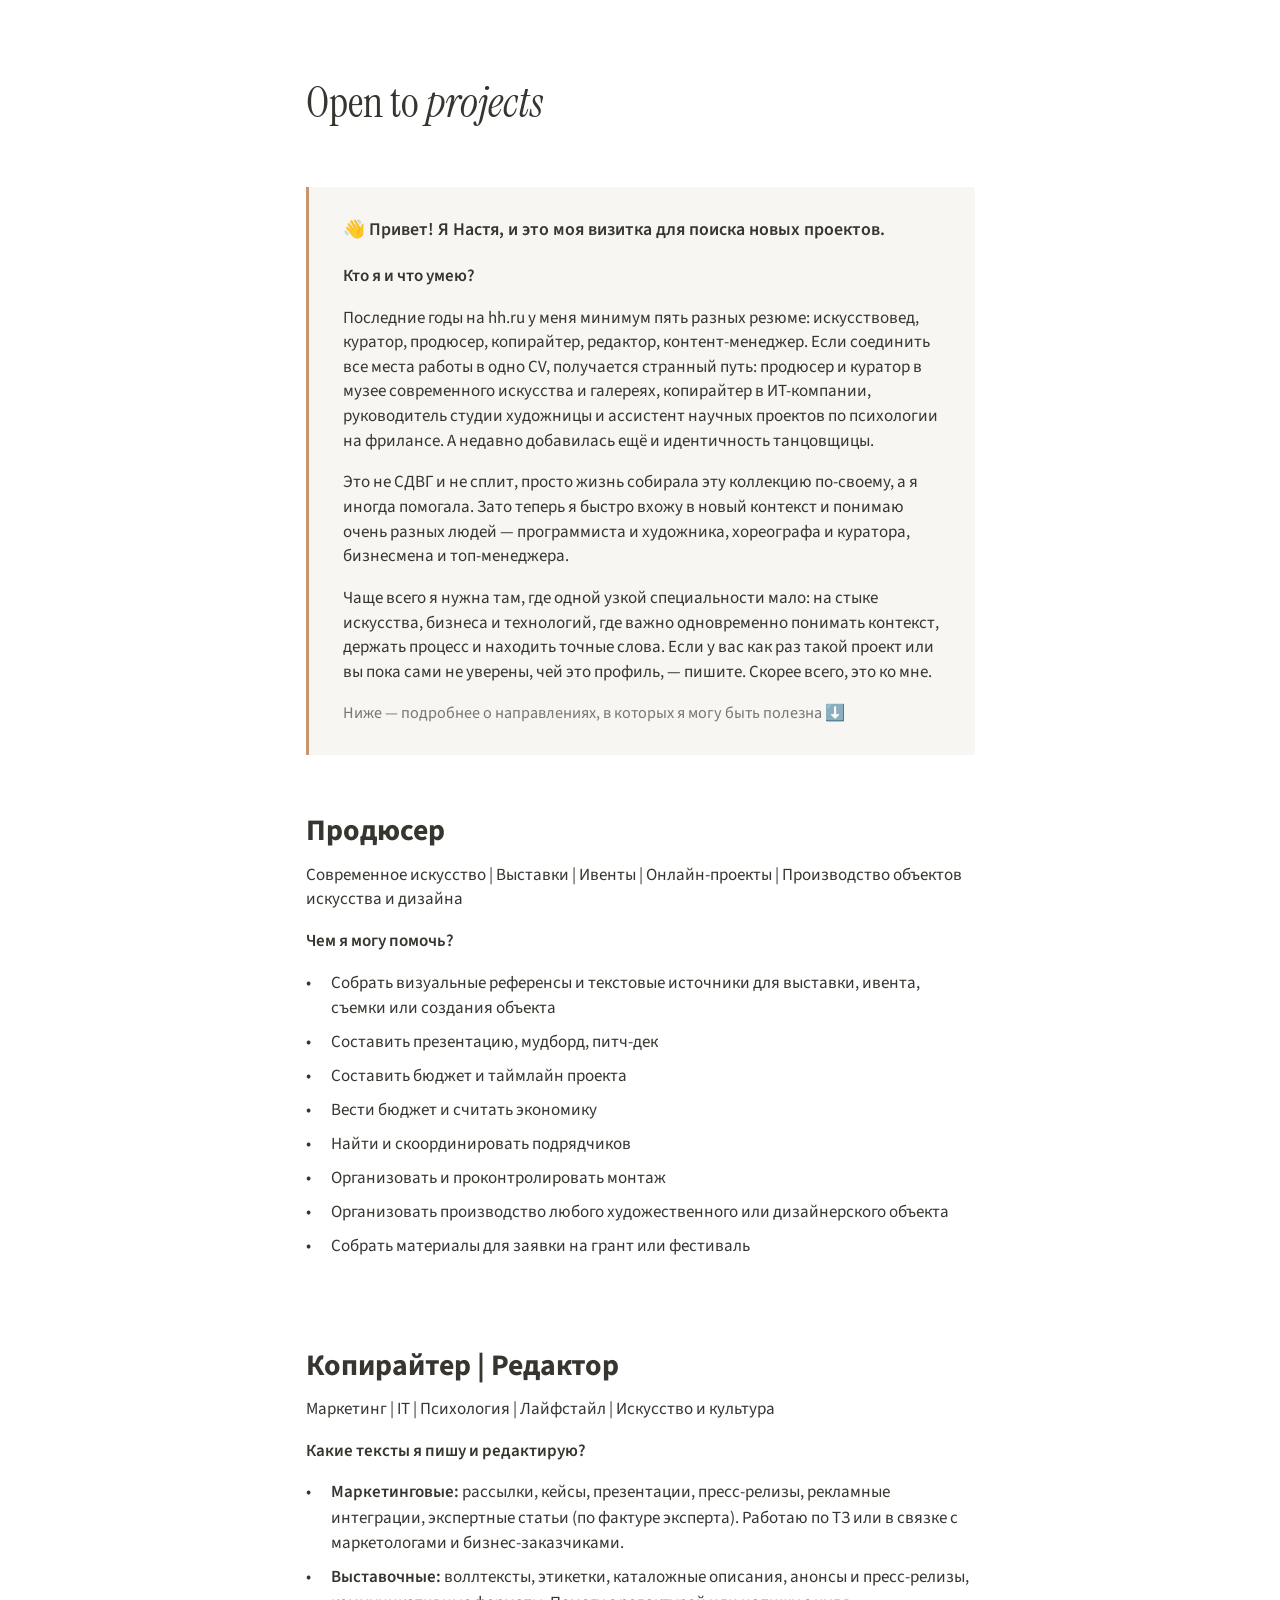
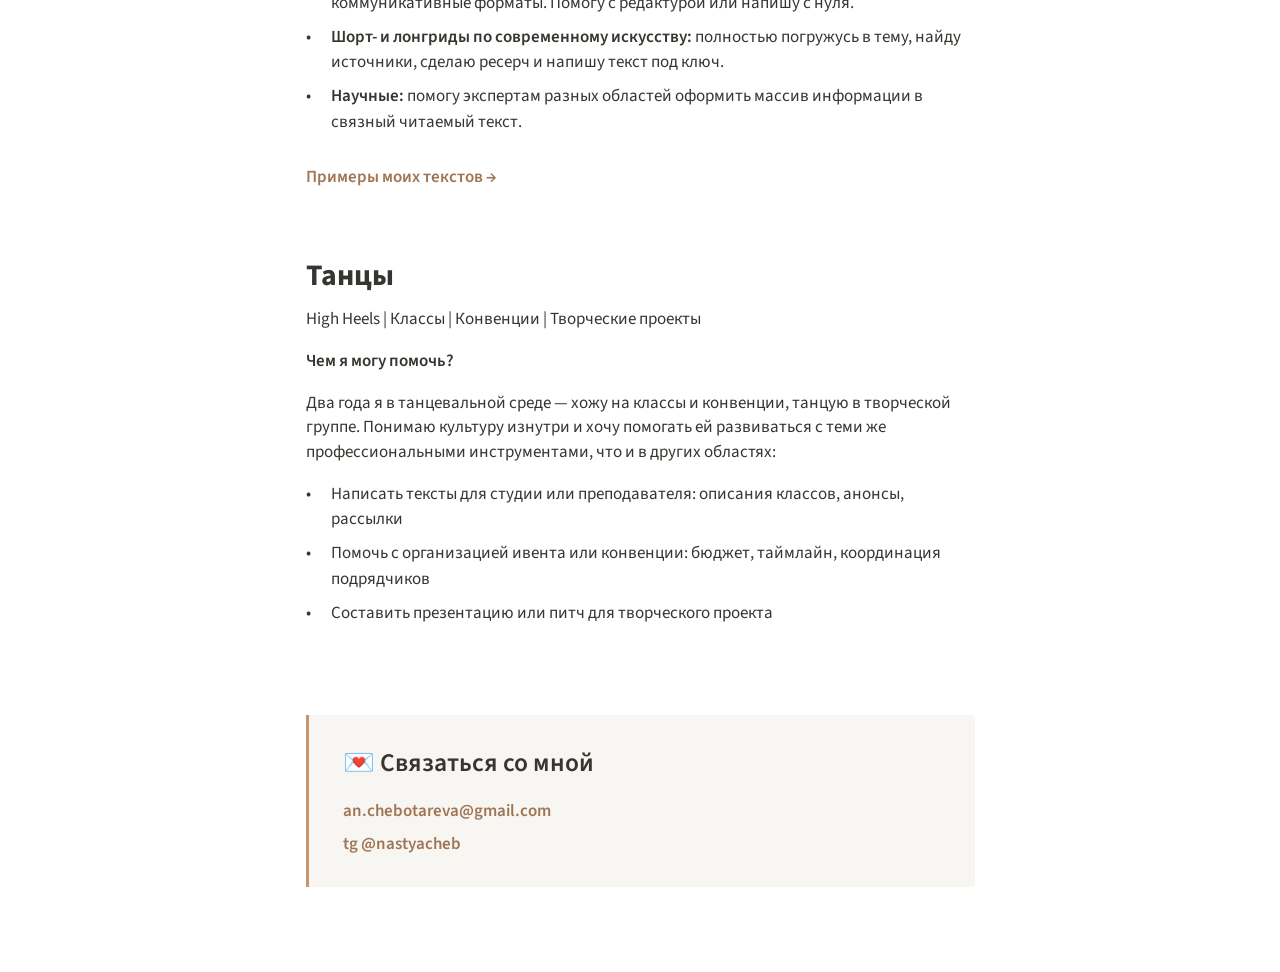
<file: index.html>
<!DOCTYPE html>
<html lang="ru">
<head>
  <meta charset="UTF-8">
  <meta name="viewport" content="width=device-width, initial-scale=1.0">
  <meta name="theme-color" content="#191919" media="(prefers-color-scheme: dark)">
  <meta name="theme-color" content="#ffffff" media="(prefers-color-scheme: light)">
  <title>Настя Чеботарёва — Open to projects</title>
  <link rel="preconnect" href="https://fonts.googleapis.com">
  <link rel="preconnect" href="https://fonts.gstatic.com" crossorigin>
  <link href="https://fonts.googleapis.com/css2?family=Instrument+Serif:ital@0;1&family=Source+Sans+3:ital,wght@0,300;0,400;0,600;0,700;1,400&display=swap" rel="stylesheet">
  <link rel="icon" type="image/png" href="favicon.png">
  <link rel="stylesheet" href="styles.css">
  <style>
    .container {
      padding: 3rem 1.5rem 4rem;
    }

    /* Hero */
    .hero {
      padding: 1.5rem 0 2rem;
    }

    .hero h1 {
      font-family: 'Instrument Serif', serif;
      font-size: 2.5rem;
      font-weight: 400;
      line-height: 1.2;
      color: var(--text);
    }

    .hero h1 em {
      font-style: italic;
    }

    /* Aside cards with left border */
    .aside-card {
      border-left: 3px solid var(--border-accent);
      background: var(--surface);
      padding: 1.75rem 2rem;
      border-radius: 0 4px 4px 0;
      margin: 1.5rem 0;
      transition: background-color 0.3s ease;
    }

    .aside-card p {
      margin-bottom: 1rem;
      color: var(--text);
    }

    .aside-card p:last-child {
      margin-bottom: 0;
    }

    .aside-card .greeting {
      font-weight: 600;
      font-size: 1.05rem;
    }

    .aside-card .question {
      font-weight: 600;
      margin: 1.25rem 0 1rem;
    }

    .aside-card .note {
      color: var(--muted);
      font-size: 0.95rem;
    }

    /* Sections */
    .section {
      padding: 2rem 0;
      transform: translateY(16px);
      transition: opacity 0.6s ease, transform 0.6s ease;
    }

    .section-heading {
      font-size: 1.75rem;
      font-weight: 700;
      line-height: 1.2;
      margin-bottom: 0.75rem;
      color: var(--text);
    }

    .tags-line {
      color: var(--muted);
      margin-bottom: 1.5rem;
    }

    .section-subtitle {
      font-weight: 600;
      margin-bottom: 1rem;
    }

    .section p {
      margin-bottom: 1rem;
      color: var(--text);
    }

    .section ul {
      margin-bottom: 1.25rem;
    }

    .section ul li {
      padding-left: 1.5rem;
      margin-bottom: 0.5rem;
      line-height: 1.5;
    }

    .portfolio-link {
      display: inline-block;
      margin-top: 0.5rem;
      font-weight: 600;
      color: var(--link);
      text-decoration: none;
      border-bottom: 1px solid transparent;
      transition: border-color 0.2s ease;
    }

    .portfolio-link:hover {
      border-bottom-color: var(--link);
    }

    /* Contact footer */
    .contact-card {
      border-left: 3px solid var(--border-accent);
      background: var(--surface);
      padding: 1.75rem 2rem;
      border-radius: 0 4px 4px 0;
      margin: 2rem 0 1rem;
      transition: background-color 0.3s ease;
    }

    .contact-card h2 {
      font-weight: 600;
      margin-bottom: 1rem;
      color: var(--text);
    }

    .contact-card a {
      color: var(--link);
      text-decoration: none;
      font-weight: 600;
      border-bottom: 1px solid transparent;
      transition: border-color 0.2s ease;
    }

    .contact-card a:hover {
      border-bottom-color: var(--link);
    }

    .contact-card .contact-list {
      display: flex;
      flex-direction: column;
      gap: 0.5rem;
    }

    /* Initial load animation */
    .hero,
    .intro-card {
      opacity: 0;
      transform: translateY(16px);
      animation: fadeInUp 0.7s ease forwards;
    }

    .intro-card {
      animation-delay: 0.15s;
    }

    /* Responsive */
    @media (max-width: 600px) {
      .container {
        padding: 1.5rem 1.25rem 2.5rem;
      }

      .hero h1 {
        font-size: 2rem;
      }

      .aside-card,
      .contact-card {
        padding: 1.25rem 1.5rem;
      }

      .section-heading {
        font-size: 1.5rem;
      }
    }

    @media (max-width: 380px) {
      .hero h1 {
        font-size: 1.75rem;
      }

      .section-heading {
        font-size: 1.35rem;
      }
    }
  </style>
</head>
<body>
  <div class="container">

    <header class="hero">
      <h1>Open to <em>projects</em></h1>
    </header>

    <aside class="aside-card intro-card">
      <p class="greeting">👋 Привет! Я Настя, и это моя визитка для поиска новых проектов.</p>
      <p class="question">Кто я и что умею?</p>
      <p>Последние годы на hh.ru у меня минимум пять разных резюме: искусствовед, куратор, продюсер, копирайтер, редактор, контент-менеджер. Если соединить все места работы в одно CV, получается странный путь: продюсер и куратор в музее современного искусства и галереях, копирайтер в ИТ-компании, руководитель студии художницы и ассистент научных проектов по психологии на фрилансе. А недавно добавилась ещё и идентичность танцовщицы.</p>
      <p>Это не СДВГ и не сплит, просто жизнь собирала эту коллекцию по-своему, а я иногда помогала. Зато теперь я быстро вхожу в новый контекст и понимаю очень разных людей — программиста и художника, хореографа и куратора, бизнесмена и топ-менеджера.</p>
      <p>Чаще всего я нужна там, где одной узкой специальности мало: на стыке искусства, бизнеса и технологий, где важно одновременно понимать контекст, держать процесс и находить точные слова. Если у вас как раз такой проект или вы пока сами не уверены, чей это профиль, — пишите. Скорее всего, это ко мне.</p>
      <p class="note">Ниже — подробнее о направлениях, в которых я могу быть полезна ⬇️</p>
    </aside>

    <main>

      <section class="section">
        <h2 class="section-heading">Продюсер</h2>
        <p class="tags-line">Современное искусство | Выставки | Ивенты | Онлайн-проекты | Производство объектов искусства и дизайна</p>
        <p class="section-subtitle">Чем я могу помочь?</p>
        <ul>
          <li>Собрать визуальные референсы и текстовые источники для выставки, ивента, съемки или создания объекта</li>
          <li>Составить презентацию, мудборд, питч-дек</li>
          <li>Составить бюджет и таймлайн проекта</li>
          <li>Вести бюджет и считать экономику</li>
          <li>Найти и скоординировать подрядчиков</li>
          <li>Организовать и проконтролировать монтаж</li>
          <li>Организовать производство любого художественного или дизайнерского объекта</li>
          <li>Собрать материалы для заявки на грант или фестиваль</li>
        </ul>
      </section>

      <section class="section">
        <h2 class="section-heading">Копирайтер | Редактор</h2>
        <p class="tags-line">Маркетинг | IT | Психология | Лайфстайл | Искусство и культура</p>
        <p class="section-subtitle">Какие тексты я пишу и редактирую?</p>
        <ul>
          <li><strong>Маркетинговые:</strong> рассылки, кейсы, презентации, пресс-релизы, рекламные интеграции, экспертные статьи (по фактуре эксперта). Работаю по ТЗ или в связке с маркетологами и бизнес-заказчиками.</li>
          <li><strong>Выставочные:</strong> воллтексты, этикетки, каталожные описания, анонсы и пресс-релизы, коммуникативные форматы. Помогу с редактурой или напишу с нуля.</li>
          <li><strong>Шорт- и лонгриды по современному искусству:</strong> полностью погружусь в тему, найду источники, сделаю ресерч и напишу текст под ключ.</li>
          <li><strong>Научные:</strong> помогу экспертам разных областей оформить массив информации в связный читаемый текст.</li>
        </ul>
        <a class="portfolio-link" href="./portfolio/">Примеры моих текстов →</a>
      </section>

      <section class="section">
        <h2 class="section-heading">Танцы</h2>
        <p class="tags-line">High Heels | Классы | Конвенции | Творческие проекты</p>
        <p class="section-subtitle">Чем я могу помочь?</p>
        <p>Два года я в танцевальной среде — хожу на классы и конвенции, танцую в творческой группе. Понимаю культуру изнутри и хочу помогать ей развиваться с теми же профессиональными инструментами, что и в других областях:</p>
        <ul>
          <li>Написать тексты для студии или преподавателя: описания классов, анонсы, рассылки</li>
          <li>Помочь с организацией ивента или конвенции: бюджет, таймлайн, координация подрядчиков</li>
          <li>Составить презентацию или питч для творческого проекта</li>
        </ul>
      </section>

    </main>

    <footer>
      <div class="contact-card section">
        <h2>💌 Связаться со мной</h2>
        <div class="contact-list">
          <span><a href="mailto:an.chebotareva@gmail.com">an.chebotareva@gmail.com</a></span>
          <span><a href="https://t.me/nastyacheb" target="_blank" rel="noopener">tg @nastyacheb</a></span>
        </div>
      </div>
    </footer>

  </div>

  <script>
    const sections = document.querySelectorAll('.section');
    const observer = new IntersectionObserver((entries) => {
      entries.forEach(entry => {
        if (entry.isIntersecting) {
          entry.target.classList.add('visible');
          observer.unobserve(entry.target);
        }
      });
    }, { threshold: 0.15 });
    sections.forEach(s => observer.observe(s));
  </script>
</body>
</html>
</file>
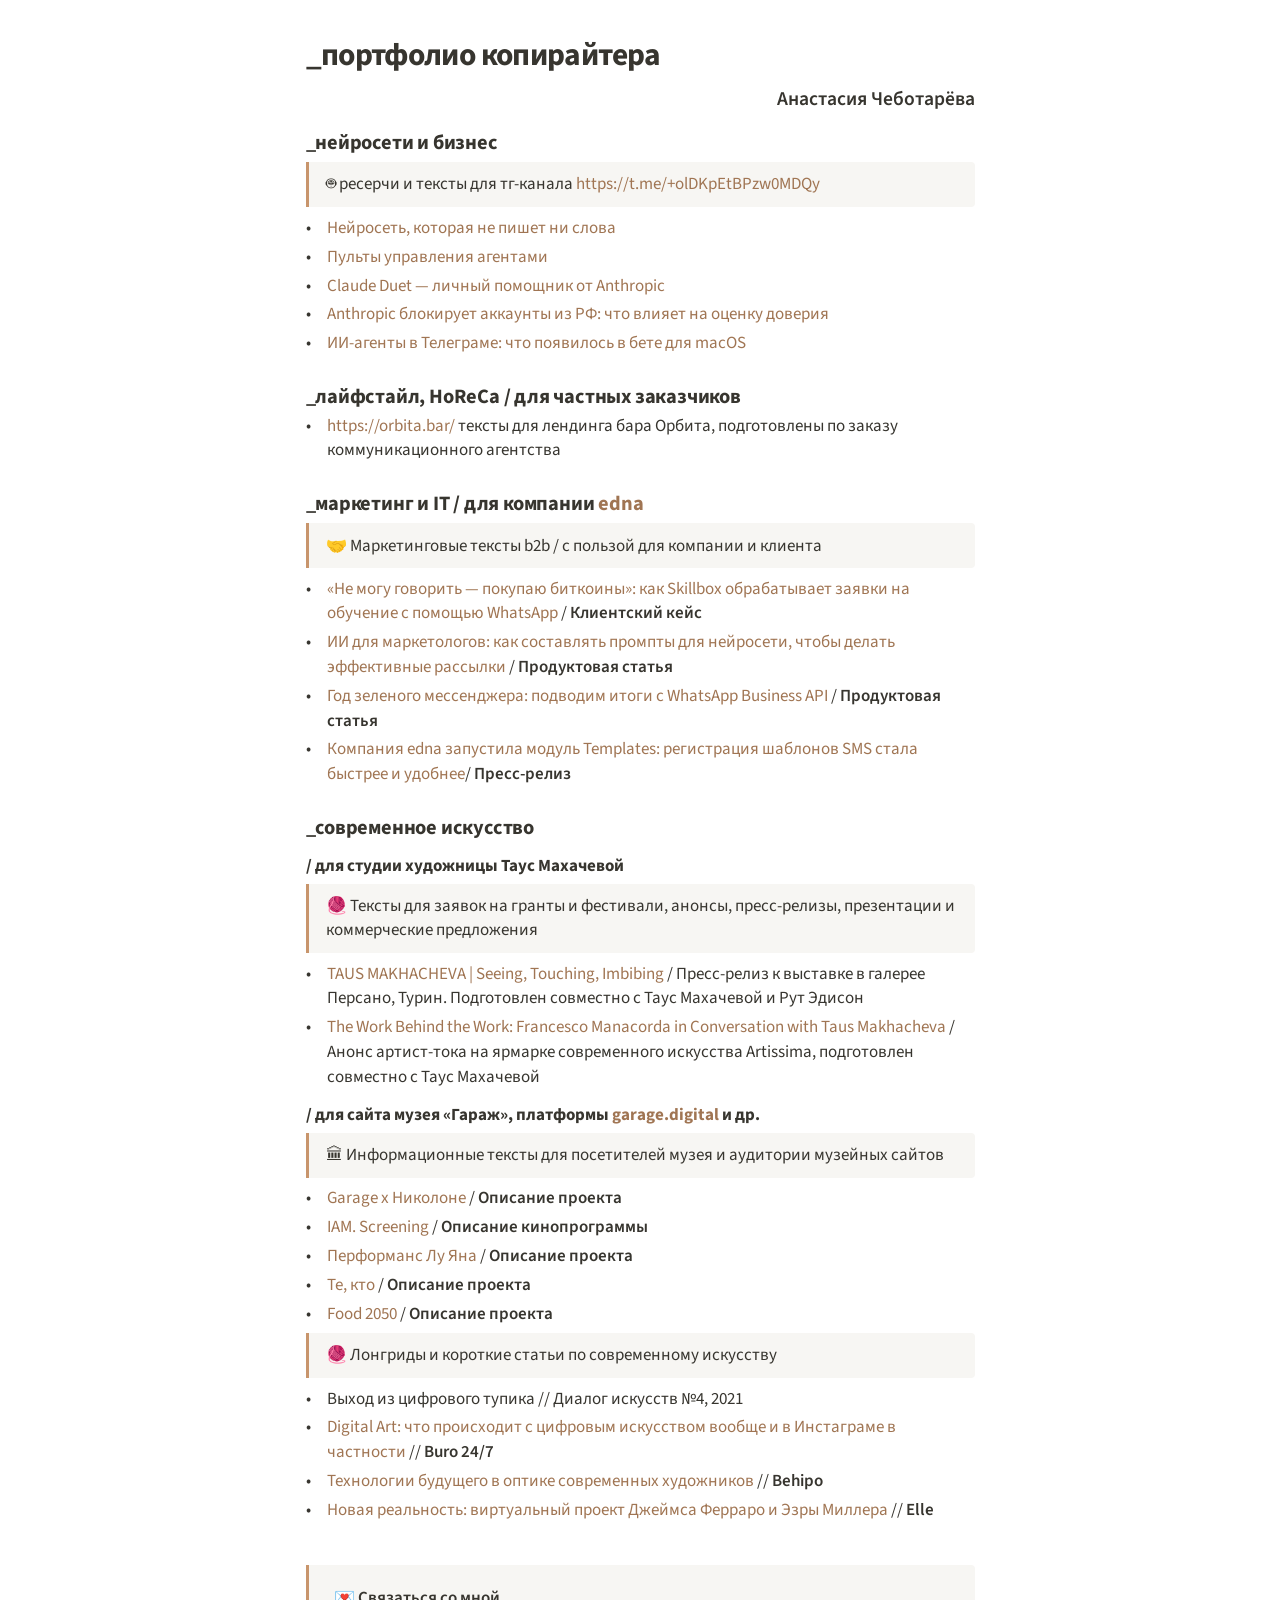
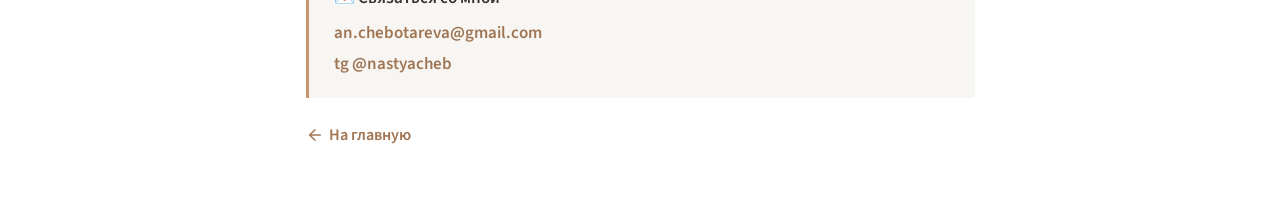
<file: portfolio/index.html>
<!DOCTYPE html>
<html lang="ru">
<head>
  <meta charset="UTF-8">
  <meta name="viewport" content="width=device-width, initial-scale=1.0">
  <meta name="theme-color" content="#191919" media="(prefers-color-scheme: dark)">
  <meta name="theme-color" content="#ffffff" media="(prefers-color-scheme: light)">
  <title>Портфолио копирайтера — Анастасия Чеботарёва</title>
  <link rel="preconnect" href="https://fonts.googleapis.com">
  <link rel="preconnect" href="https://fonts.gstatic.com" crossorigin>
  <link href="https://fonts.googleapis.com/css2?family=Instrument+Serif:ital@0;1&family=Source+Sans+3:ital,wght@0,300;0,400;0,600;0,700;1,400&display=swap" rel="stylesheet">
  <link rel="icon" type="image/png" href="../favicon.png">
  <link rel="stylesheet" href="../styles.css">
  <style>
    a {
      text-decoration: none;
    }

    a:hover {
      text-decoration: underline;
    }

    /* Hero */
    .hero {
      padding: 0.75rem 0 0;
      opacity: 0;
      transform: translateY(12px);
      animation: fadeInUp 0.6s cubic-bezier(0.25, 0.1, 0.25, 1) forwards;
    }

    .hero h1 {
      font-family: 'Source Sans 3', sans-serif;
      font-size: 1.85rem;
      font-weight: 700;
      line-height: 1.15;
      letter-spacing: -0.02em;
      color: var(--text);
    }

    .hero .author {
      text-align: right;
      font-weight: 600;
      font-size: 1.15rem;
      margin: 0.65rem 0 0.3rem;
      color: var(--text);
    }

    /* Sections */
    .section {
      padding: 0.65rem 0;
    }

    .section-heading {
      font-size: 1.2rem;
      font-weight: 700;
      line-height: 1.25;
      letter-spacing: -0.01em;
      margin-bottom: 0.25rem;
      color: var(--text);
    }

    .subsection-heading {
      font-size: 1rem;
      font-weight: 700;
      line-height: 1.3;
      margin: 0.85rem 0 0.3rem;
      color: var(--text);
    }

    /* Callout cards */
    .callout {
      border-left: 3px solid var(--border-accent);
      background: var(--surface);
      padding: 0.6rem 1rem;
      border-radius: 0 4px 4px 0;
      margin: 0.4rem 0 0.5rem;
      transition: background-color 0.3s ease;
      color: var(--text);
      line-height: 1.45;
    }

    /* Lists */
    .section ul {
      margin: 0.2rem 0 0.35rem;
    }

    .section ul li {
      padding-left: 1.25rem;
      margin-bottom: 0.25rem;
      line-height: 1.45;
    }

    /* Responsive */
    @media (max-width: 600px) {
      html {
        font-size: 14px;
      }

      .container {
        padding: 1rem 1rem 2rem;
      }

      .hero h1 {
        font-size: 1.6rem;
      }

      .callout {
        padding: 0.5rem 0.85rem;
      }

      .section-heading {
        font-size: 1.1rem;
      }
    }

    /* Back link */
    .back-link {
      display: inline-flex;
      align-items: center;
      gap: 0.35rem;
      font-weight: 600;
      font-size: 0.95rem;
      color: var(--link);
      text-decoration: none;
      margin-top: 1rem;
      transition: opacity 0.2s ease;
    }

    .back-link:hover {
      opacity: 0.7;
      text-decoration: none;
    }

    .back-link svg {
      width: 18px;
      height: 18px;
      stroke: var(--link);
    }

    /* Contact footer */
    .contact-card {
      border-left: 3px solid var(--border-accent);
      background: var(--surface);
      padding: 1.25rem 1.5rem;
      border-radius: 0 4px 4px 0;
      margin: 1.5rem 0 0.5rem;
      transition: background-color 0.3s ease;
    }

    .contact-card h2 {
      font-weight: 600;
      font-size: 1rem;
      margin-bottom: 0.6rem;
      color: var(--text);
    }

    .contact-card a {
      color: var(--link);
      font-weight: 600;
    }

    .contact-card .contact-list {
      display: flex;
      flex-direction: column;
      gap: 0.35rem;
    }

    @media (max-width: 380px) {
      .hero h1 {
        font-size: 1.4rem;
      }

      .section-heading {
        font-size: 1rem;
      }
    }
  </style>
</head>
<body>
  <div class="container">

    <header class="hero">
      <h1>_портфолио копирайтера</h1>
      <p class="author">Анастасия Чеботарёва</p>
    </header>

    <main>

      <section class="section">
        <h2 class="section-heading">_нейросети и бизнес</h2>
        <div class="callout">🤖 ресерчи и тексты для тг-канала <a href="https://t.me/+olDKpEtBPzw0MDQy" target="_blank" rel="noopener">https://t.me/+olDKpEtBPzw0MDQy</a></div>
        <ul>
          <li><a href="https://t.me/ailetter/2015" target="_blank" rel="noopener">Нейросеть, которая не пишет ни слова</a></li>
          <li><a href="https://t.me/ailetter/2042" target="_blank" rel="noopener">Пульты управления агентами</a></li>
          <li><a href="https://t.me/ailetter/2044" target="_blank" rel="noopener">Claude Duet — личный помощник от Anthropic</a></li>
          <li><a href="https://t.me/ailetter/2049" target="_blank" rel="noopener">Anthropic блокирует аккаунты из РФ: что влияет на оценку доверия</a></li>
          <li><a href="https://t.me/ailetter/2051" target="_blank" rel="noopener">ИИ-агенты в Телеграме: что появилось в бете для macOS</a></li>
        </ul>
      </section>

      <section class="section">
        <h2 class="section-heading">_лайфстайл, HoReCa / для частных заказчиков</h2>
        <ul>
          <li><a href="https://orbita.bar/" target="_blank" rel="noopener">https://orbita.bar/</a> тексты для лендинга бара Орбита, подготовлены по заказу коммуникационного агентства</li>
        </ul>
      </section>

      <section class="section">
        <h2 class="section-heading">_маркетинг и IT / для компании <a href="https://edna.io/" target="_blank" rel="noopener">edna</a></h2>
        <div class="callout">🤝 Маркетинговые тексты b2b / с пользой для компании и клиента</div>
        <ul>
          <li><a href="https://vc.ru/u/1353542-edna/862650-ne-mogu-govorit-pokupayu-bitkoiny-kak-skillbox-obrabatyvaet-zayavki-na-obuchenie-s-pomoshyu-whatsapp" target="_blank" rel="noopener">«Не могу говорить — покупаю биткоины»: как Skillbox обрабатывает заявки на обучение с помощью WhatsApp</a> / <strong>Клиентский кейс</strong></li>
          <li><a href="https://edna.ru/news/ii-dlya-marketologov-kak-sostavlyat-prompty-dlya-nejroseti-chtoby-delat-effektivnye-rassylki/" target="_blank" rel="noopener">ИИ для маркетологов: как составлять промпты для нейросети, чтобы делать эффективные рассылки</a> / <strong>Продуктовая статья</strong></li>
          <li><a href="https://edna.ru/news/god-zelenogo-messendzhera-podvodim-itogi-s-whatsapp-business-api/" target="_blank" rel="noopener">Год зеленого мессенджера: подводим итоги с WhatsApp Business API</a> / <strong>Продуктовая статья</strong></li>
          <li><a href="https://edna.ru/news/modul-templates-sms/" target="_blank" rel="noopener">Компания edna запустила модуль Templates: регистрация шаблонов SMS стала быстрее и удобнее</a>/ <strong>Пресс-релиз</strong></li>
        </ul>
      </section>

      <section class="section">
        <h2 class="section-heading">_современное искусство</h2>

        <h3 class="subsection-heading">/ для студии художницы Таус Махачевой</h3>
        <div class="callout">🧶 Тексты для заявок на гранты и фестивали, анонсы, пресс-релизы, презентации и коммерческие предложения</div>
        <ul>
          <li><a href="https://www.giorgiopersano.org/en/mostra/35857/" target="_blank" rel="noopener">TAUS MAKHACHEVA | Seeing, Touching, Imbibing</a> / Пресс-релиз к выставке в галерее Персано, Турин. Подготовлен совместно с Таус Махачевой и Рут Эдисон</li>
          <li><a href="https://www.artissima.art/en/open/the-work-behind-the-work-francesco-manacorda-in-conversation-with-taus-makhacheva/" target="_blank" rel="noopener">The Work Behind the Work: Francesco Manacorda in Conversation with Taus Makhacheva</a> / Анонс артист-тока на ярмарке современного искусства Artissima, подготовлен совместно с Таус Махачевой</li>
        </ul>

        <h3 class="subsection-heading">/ для сайта музея «Гараж», платформы <a href="https://garage.digital/" target="_blank" rel="noopener">garage.digital</a> и др.</h3>
        <div class="callout">🏛 Информационные тексты для посетителей музея и аудитории музейных сайтов</div>
        <ul>
          <li><a href="https://garagemca.org/exhibition/iam/materials/garage-nikonole-garage-x-helena-nikonole" target="_blank" rel="noopener">Garage x Николоне</a> / <strong>Описание проекта</strong></li>
          <li><a href="https://garagemca.org/event/iam-screening" target="_blank" rel="noopener">IAM. Screening</a> / <strong>Описание кинопрограммы</strong></li>
          <li><a href="https://garage.digital/ru/events/performance-by-lu-yang-performans-lu-yana" target="_blank" rel="noopener">Перформанс Лу Яна</a> / <strong>Описание проекта</strong></li>
          <li><a href="https://garage.digital/ru/projects/those-who-2019" target="_blank" rel="noopener">Те, кто</a> / <strong>Описание проекта</strong></li>
          <li><a href="https://garage.digital/ru/projects/foood-2050-2014-2019" target="_blank" rel="noopener">Food 2050</a> / <strong>Описание проекта</strong></li>
        </ul>

        <div class="callout">🧶 Лонгриды и короткие статьи по современному искусству</div>
        <ul>
          <li>Выход из цифрового тупика // Диалог искусств №4, 2021</li>
          <li><a href="https://www.buro247.ru/culture/arts/digital-art-chto-proiskhodit-s-tcifrovym-iskusstvo.html" target="_blank" rel="noopener">Digital Art: что происходит с цифровым искусством вообще и в Инстаграме в частности</a> // <strong>Buro 24/7</strong></li>
          <li><a href="https://behipo.com/articles/tekhnologii-budushego-v-optike-sovremennykh-khudozhnikov#" target="_blank" rel="noopener">Технологии будущего в оптике современных художников</a> // <strong>Behipo</strong></li>
          <li><a href="https://www.elle.ru/stil-zhizni/realnaya-virtualnost-i-rabota-xerces-blau-dzheimsa-ferraro-i-ezry-millera-id6866494/" target="_blank" rel="noopener">Новая реальность: виртуальный проект Джеймса Ферраро и Эзры Миллера</a> // <strong>Elle</strong></li>
        </ul>
      </section>

    </main>

    <footer>
      <div class="contact-card section">
        <h2>💌 Связаться со мной</h2>
        <div class="contact-list">
          <span><a href="mailto:an.chebotareva@gmail.com">an.chebotareva@gmail.com</a></span>
          <span><a href="https://t.me/nastyacheb" target="_blank" rel="noopener">tg @nastyacheb</a></span>
        </div>
      </div>
      <a href="../" class="back-link">
        <svg viewBox="0 0 24 24" fill="none" stroke-width="2" stroke-linecap="round" stroke-linejoin="round"><path d="M19 12H5"/><path d="M12 19l-7-7 7-7"/></svg>
        На главную
      </a>
    </footer>

  </div>

  <script>
    const sections = document.querySelectorAll('.section');
    const observer = new IntersectionObserver((entries) => {
      entries.forEach(entry => {
        if (entry.isIntersecting) {
          entry.target.classList.add('visible');
          observer.unobserve(entry.target);
        }
      });
    }, { threshold: 0.15 });
    sections.forEach(s => observer.observe(s));
  </script>
</body>
</html>
</file>
<file: styles.css>
/* ─── Design tokens ─── */
:root {
  --bg: #ffffff;
  --surface: #f7f6f3;
  --accent: #a07553;
  --text: #37352f;
  --muted: #787774;
  --border-accent: #c8956c;
  --link: #a07553;
}

@media (prefers-color-scheme: dark) {
  :root {
    --bg: #191919;
    --surface: #262626;
    --accent: #c8956c;
    --text: #e8e8e8;
    --muted: #999999;
    --border-accent: #c8956c;
    --link: #c8956c;
  }
}

/* ─── Reset ─── */
*,
*::before,
*::after {
  margin: 0;
  padding: 0;
  box-sizing: border-box;
}

/* ─── Base ─── */
html {
  font-size: 17px;
  scroll-behavior: smooth;
  -webkit-font-smoothing: antialiased;
  -moz-osx-font-smoothing: grayscale;
}

body {
  font-family: 'Source Sans 3', sans-serif;
  background-color: var(--bg);
  color: var(--text);
  line-height: 1.45;
  transition: background-color 0.3s ease, color 0.3s ease;
}

/* ─── Container ─── */
.container {
  max-width: 720px;
  margin: 0 auto;
  padding: 1.5rem 1.5rem 3rem;
}

/* ─── Links ─── */
a {
  color: var(--link);
  text-decoration: underline;
  text-underline-offset: 2px;
  text-decoration-thickness: 1px;
  transition: opacity 0.2s ease;
}

a:hover {
  opacity: 0.75;
}

/* ─── Lists ─── */
.section ul {
  list-style: none;
  padding-left: 0;
}

.section ul li {
  position: relative;
}

.section ul li::before {
  content: '\2022';
  position: absolute;
  left: 0;
  color: var(--text);
}

.section ul li strong {
  font-weight: 600;
}

/* ─── Section animation ─── */
.section {
  opacity: 0;
  transform: translateY(12px);
  transition: opacity 0.5s cubic-bezier(0.25, 0.1, 0.25, 1),
              transform 0.5s cubic-bezier(0.25, 0.1, 0.25, 1);
}

.section.visible {
  opacity: 1;
  transform: translateY(0);
}

/* ─── Keyframes ─── */
@keyframes fadeInUp {
  to {
    opacity: 1;
    transform: translateY(0);
  }
}

/* ─── Responsive ─── */
@media (max-width: 600px) {
  html {
    font-size: 15px;
  }
}
</file>
